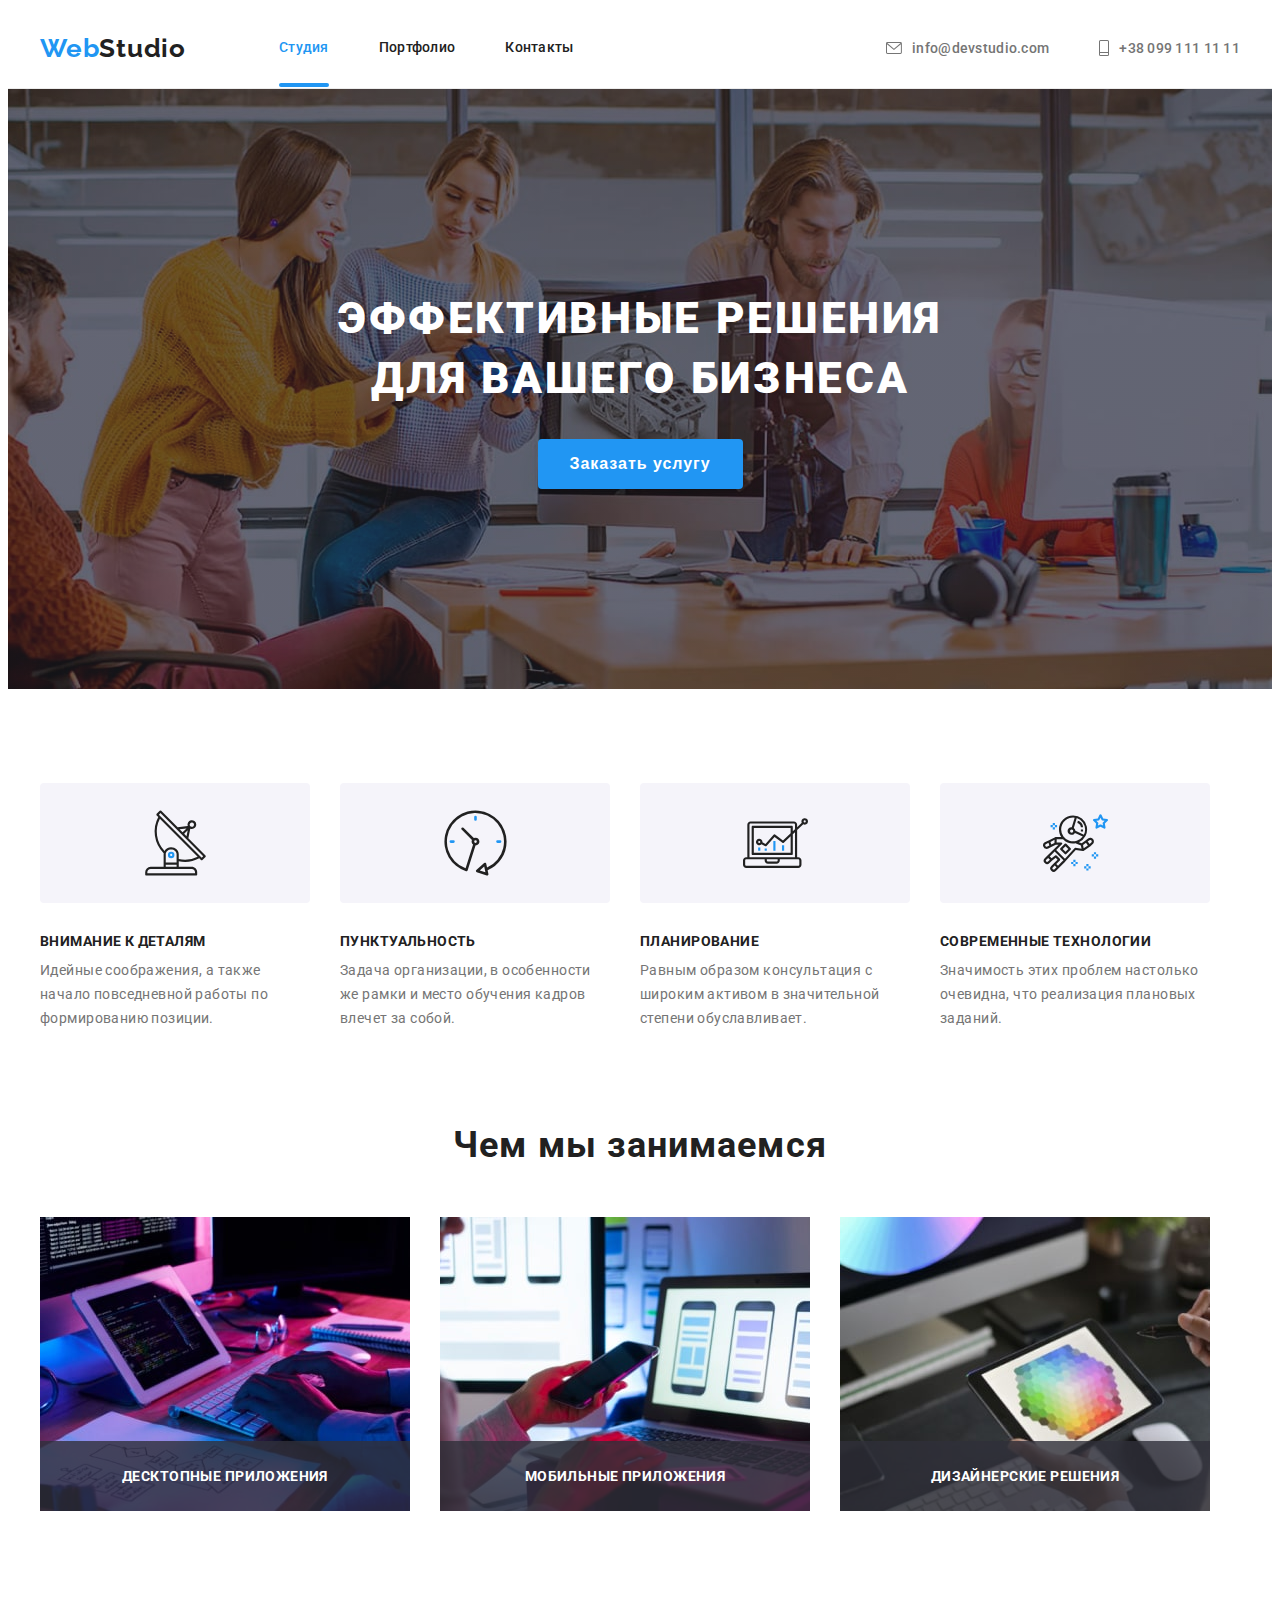
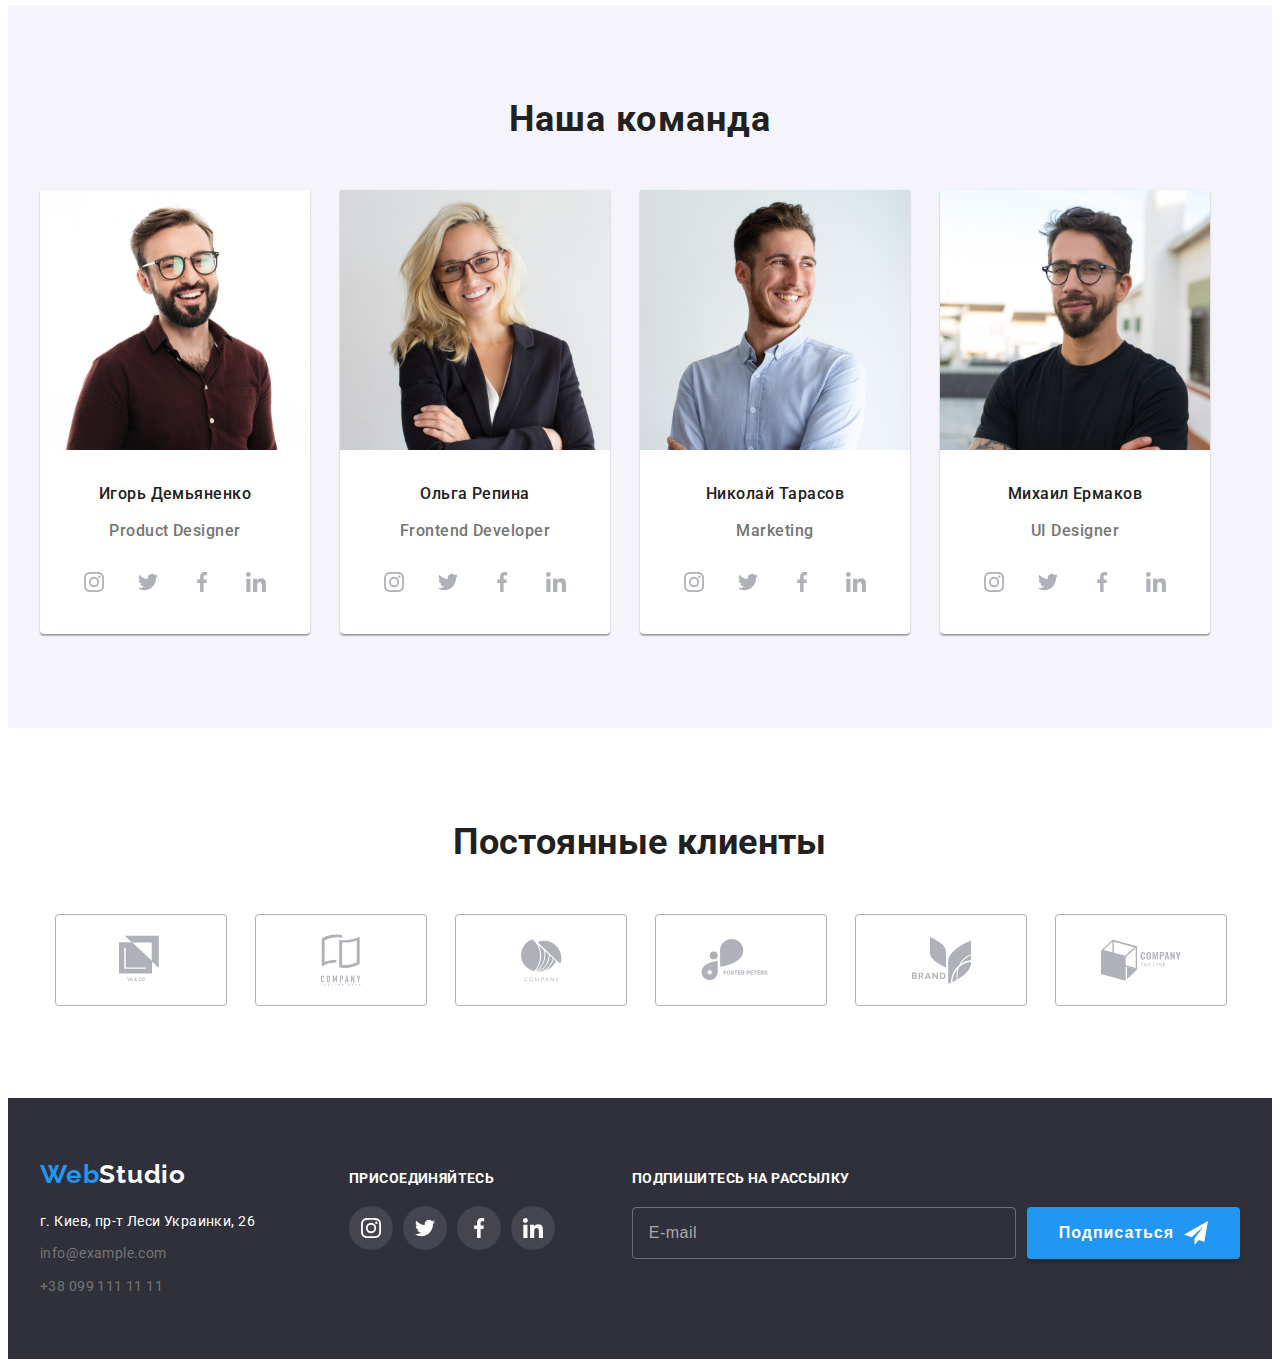
<file: index.html>
<!DOCTYPE html>
<html lang="ru">

<head>
    <meta charset="UTF-8">
    <meta name="viewport" content="width=device-width, initial-scale=1.0">
    <title>WebStudio</title>
    <link rel="icon" type="image/png" href="./img/ico/WebStu.png" />
    <link rel="stylesheet" href="https://cdnjs.cloudflare.com/ajax/libs/modern-normalize/1.0.0/modern-normalize.min.css"
        integrity="sha512-ISS7cAi1PEhQ8jnbJpJZMd29NlhNj4AWYyLOSp2CE/CsHxTCu+r+t0D2yoJudVrd0/8fTVPUVDzY5Tvli75u/g=="
        crossorigin="anonymous" />
    <link rel="preconnect" href="https://fonts.gstatic.com">
    <link
        href="https://fonts.googleapis.com/css2?family=Raleway:wght@700&family=Roboto:wght@400;500;700;900&display=swap"
        rel="stylesheet">
    <link rel="stylesheet" href="./css/style.css">
        
</head>
<body>
    <!--шапка-->
    <header class="header">
        <div class="container">
            <nav class="navigation">
                
                    <a lang="en" class="logotype" href="https://mark4titan.github.io/goit-markup-hw-05/" target="_blank"> <span class="accent">Web</span>Studio</a>
                

                <ul class="navigation-list lists-without-dots">
                    <li class="navigation-list-item"><a class="nav accent" href="index.html"> Студия</a></li>
                    <li class="navigation-list-item"><a class="nav" href="portfolio.html"> Портфолио </a></li>
                    <li class="navigation-list-item"><a class="nav" href="contacts.html">Контакты</a></li>
                </ul>
            </nav>
            
            <ul class="contact-list lists-without-dots">

                <li class="contact-item">
                    <a class="nav contact-list-link" href="mailto:info@devstudio.com">
                    <svg width="16" height="12" class="icon-envelope">
                                    <use href="./img/sprite.svg#envelope"></use>
                                </svg>
                    info@devstudio.com 
                </a> 
                </li>                

                <li class="contact-item">
                    <a class="nav contact-list-link" href="tel:+380991111111">
                    <svg width="10" height="16" class="icon-Vector">
                                    <use href="./img/sprite.svg#Vector"></use>
                                </svg>
                    +38 099 111 11 11 
                    </a> 
                </li>

            </ul>
        </div>
    </header>

    <main>

        <!--hero-->     
            <section class="hero">
                <div class="container">
            
                    <div class="hero-board">
                        <h1 class="hero-title">Эффективные решения<br> для вашего бизнеса</h1>
                        <button class="hero-button" type="button" data-modal-open>Заказать услугу</button>
                    </div>
            
                </div>
            </section>

        <!--benefits-->        
        <section class="section-advantages">
            <div class="container">

             <!-- заголовок-->            
            <h2 class="title-advantages"> преимущества</h2>   

           
            <ul class="advantages-list lists-without-dots">
                <li class="advantages-item">
                    <div class="ico-advantages">
                        <svg width="65" height="70" class="social-list-icon">
                            <use href="./img/sprite.svg#antenna"></use>
                        </svg></div> 
                    <h3 class="advantages-title-item">Внимание к деталям</h3> 
                    <p class="advantages-paragraph-item">Идейные соображения, а также начало повседневной работы по формированию позиции. </p>
                </li>
                <li class="advantages-item">
                    <div class="ico-advantages">
                        <svg width="65" height="70" class="social-list-icon">
                            <use href="./img/sprite.svg#clock"></use>
                        </svg></div> 
                    <h3 class="advantages-title-item">Пунктуальность</h3> 
                    <p class="advantages-paragraph-item">Задача организации, в особенности же рамки и место обучения кадров влечет за собой. </p>
                </li>
                <li class="advantages-item">
                    <div class="ico-advantages">
                        <svg width="65" height="70" class="social-list-icon">
                            <use href="./img/sprite.svg#diagram"></use>
                        </svg></div>    
                    <h3 class="advantages-title-item">Планирование</h3> 
                    <p class="advantages-paragraph-item">Равным образом консультация с широким активом в значительной степени обуславливает. </p>
                </li>
                <li class="advantages-item">
                    <div class="ico-advantages">
                        <svg width="65" height="70" class="social-list-icon">
                            <use href="./img/sprite.svg#astronaut"></use>
                        </svg></div> 
                    <h3 class="advantages-title-item">Современные технологии</h3> 
                    <p class="advantages-paragraph-item">Значимость этих проблем настолько очевидна, что реализация плановых заданий. </p>
                </li>
            </ul>
            </div>
        </section>

        <!--Чем мы занимаемся-->
        <section class="section-do">
            <div class="container">
            <h2  class="title-do do"> Чем мы занимаемся </h2>
            
            <ul class="do-list lists-without-dots">
                
                <li class="do-item"> 
                    <div class="signature">
                        <img class="do-item-img" src="./img/work/box1.jpg" alt="проектирования структуры" width="370" height="294"> 
                            
                        <div class="signature-text">
                            <p class="signature-paragraph">Десктопные приложения</p>
                        </div>
                    </div>
                </li>
                
                <li class="do-item"> 
                    <div class="signature">
                        <img class="do-item-img" src="./img/work/box2.jpg" alt="оптимизация под все платформы" width="370" height="294"> 
                            
                        <div class="signature-text">
                            <p class="signature-paragraph">Мобильные приложения</p>
                        </div>
                    </div>
                </li>
                
                <li class="do-item"> 
                    <div class="signature">
                        <img class="do-item-img" src="./img/work/box3.jpg" alt="подбор стиля" width="370" height="294"> 
                            
                        <div class="signature-text">
                            <p class="signature-paragraph">Дизайнерские решения</p>
                        </div>
                    </div>
                </li>
            </ul>
            </div>
        </section>

        

        <!--команда-->
        <section class="section-team "> 
           <div class="container">
           <h2 class="title-team do"> Наша команда </h2> 
           <ul class="team-list lists-without-dots">
                <li class="team-item"> <img src="./img/supervisors/product-designer.jpg" alt="Игорь Демьяненко" width="270" height="260">
                    <div class="wrapper">
                        <h3 class="text team-title">Игорь Демьяненко</h3> 
                        <p class="text team-paragraph-item"> Product Designer  </p>

                        <ul class="connection-list lists-without-dots">

                                <li class="connection-itam">
                                    <a class="connection-ico" href="#">
                                    <svg width="20" height="20" class="social-list-icon">
                                    <use href="./img/sprite.svg#instagram"></use></svg></a>
                                </li>
                            
                                <li class="connection-itam">
                                    <a class="connection-ico" href="#">
                                    <svg width="20" height="20" class="social-list-icon">
                                    <use href="./img/sprite.svg#twitter"></use></svg></a>
                                </li>
                            
                                <li class="connection-itam">
                                    <a class="connection-ico" href="#">
                                    <svg width="20" height="20" class="social-list-icon">
                                    <use href="./img/sprite.svg#facebook"></use></svg></a>
                                </li>
                            
                                <li class="connection-itam">
                                    <a class="connection-ico" href="#">
                                    <svg width="20" height="20" class="social-list-icon">
                                    <use href="./img/sprite.svg#linkedin"></use></svg></a>
                                </li>

                            </ul>

                    </div>
                </li>
                <li class="team-item"> <img src="./img/supervisors/frontend-developer.jpg" alt="Ольга Репина" width="270" height="260">
                    <div class="wrapper">
                        <h3 class="text team-title">Ольга Репина</h3> 
                        <p class="text team-paragraph-item">Frontend Developer </p>

                        <ul class="connection-list lists-without-dots">

                                <li class="connection-itam">
                                    <a class="connection-ico" href="#">
                                    <svg width="20" height="20" class="social-list-icon">
                                    <use href="./img/sprite.svg#instagram"></use></svg></a>
                                </li>
                            
                                <li class="connection-itam">
                                    <a class="connection-ico" href="#">
                                    <svg width="20" height="20" class="social-list-icon">
                                    <use href="./img/sprite.svg#twitter"></use></svg></a>
                                </li>
                            
                                <li class="connection-itam">
                                    <a class="connection-ico" href="#">
                                    <svg width="20" height="20" class="social-list-icon">
                                    <use href="./img/sprite.svg#facebook"></use></svg></a>
                                </li>
                            
                                <li class="connection-itam">
                                    <a class="connection-ico" href="#">
                                    <svg width="20" height="20" class="social-list-icon">
                                    <use href="./img/sprite.svg#linkedin"></use></svg></a>
                                </li>

                            </ul>
                            
                    </div>
                </li>
                <li class="team-item"> <img src="./img/supervisors/mar-keting.jpg" alt="Николай Тарасов" width="270" height="260">
                    <div class="wrapper">
                        <h3 class="text team-title">Николай Тарасов</h3> 
                        <p class="text team-paragraph-item">Marketing </p>

                        <ul class="connection-list lists-without-dots">

                                <li class="connection-itam">
                                    <a class="connection-ico" href="#">
                                    <svg width="20" height="20" class="social-list-icon">
                                    <use href="./img/sprite.svg#instagram"></use></svg></a>
                                </li>
                            
                                <li class="connection-itam">
                                    <a class="connection-ico" href="#">
                                    <svg width="20" height="20" class="social-list-icon">
                                    <use href="./img/sprite.svg#twitter"></use></svg></a>
                                </li>
                            
                                <li class="connection-itam">
                                    <a class="connection-ico" href="#">
                                    <svg width="20" height="20" class="social-list-icon">
                                    <use href="./img/sprite.svg#facebook"></use></svg></a>
                                </li>
                            
                                <li class="connection-itam">
                                    <a class="connection-ico" href="#">
                                    <svg width="20" height="20" class="social-list-icon">
                                    <use href="./img/sprite.svg#linkedin"></use></svg></a>
                                </li>

                            </ul>
                            
                    </div>
                </li>
                <li class="team-item"> <img src="./img/supervisors/ui-designer.jpg" alt="Михаил Ермаков" width="270" height="260">
                    <div class="wrapper">
                        <h3 class="text team-title">Михаил Ермаков</h3> 
                        <p class="text team-paragraph-item">UI Designer </p>

                        <ul class="connection-list lists-without-dots">

                                <li class="connection-itam">
                                    <a class="connection-ico" href="#">
                                    <svg width="20" height="20" class="social-list-icon">
                                    <use href="./img/sprite.svg#instagram"></use></svg></a>
                                </li>
                            
                                <li class="connection-itam">
                                    <a class="connection-ico" href="#">
                                    <svg width="20" height="20" class="social-list-icon">
                                    <use href="./img/sprite.svg#twitter"></use></svg></a>
                                </li>
                            
                                <li class="connection-itam">
                                    <a class="connection-ico" href="#">
                                    <svg width="20" height="20" class="social-list-icon">
                                    <use href="./img/sprite.svg#facebook"></use></svg></a>
                                </li>
                            
                                <li class="connection-itam">
                                    <a class="connection-ico" href="#">
                                    <svg width="20" height="20" class="social-list-icon">
                                    <use href="./img/sprite.svg#linkedin"></use></svg></a>
                                </li>

                            </ul>
                            
                    </div>
                </li>
           </ul>
        </div>
        </section>
    </main>

    <!-- clients -->
    <section class="clients"> 
        <div class="container">
            <h2 class="container-title">Постоянные клиенты</h2>

            <ul class="container-list lists-without-dots">

                <li class="container-item">
                    <a class="container-link" href="#">
                        <svg width="44" height="50" class="icon-clients">
                            <use href="./img/sprite.svg#logo-1"></use>
                        </svg>
                    </a>
                </li>
                
                <li class="container-item">
                    <a class="container-link" href="#">
                        <svg width="40" height="52" class="icon-clients">
                            <use href="./img/sprite.svg#logo-2"></use>
                        </svg>
                    </a>
                </li>
                
                <li class="container-item">
                    <a class="container-link" href="#">
                        <svg width="41" height="43" class="icon-clients">
                            <use href="./img/sprite.svg#logo-3"></use>
                        </svg>
                    </a>
                </li>
                
                <li class="container-item">
                    <a class="container-link" href="#">
                        <svg width="80" height="42" class="icon-clients">
                            <use href="./img/sprite.svg#logo-4"></use>
                        </svg>
                    </a>
                </li>
                
                <li class="container-item">
                    <a class="container-link" href="#">
                        <svg width="59" height="47" class="icon-clients">
                            <use href="./img/sprite.svg#logo-5"></use>
                        </svg>
                    </a>
                </li>
                
                <li class="container-item">
                    <a class="container-link" href="#">
                        <svg width="80" height="45" class="icon-clients">
                            <use href="./img/sprite.svg#logo-6"></use>
                        </svg>
                    </a>
                </li>
                
            </ul>

        </div>

    </section>

    <!--footer-->
    <footer class="footer">
        <div class="container">
            <div class="footer-container">
            
                <div class="footer-address">
                    <a lang="en" class="logotype footer-logo" href="/" target="_blank"> <span class="accent">Web</span><span
                            class="logotype-footer">Studio</span></a>
                    
            
            
            
                    <address class="address-footer">г. Киев, пр-т Леси Украинки, 26</address>
            
            
                    <ul class="address-list lists-without-dots">
                        <li class="address-contact-item"><a class="link address-contact-link" href="mailto:info@example.com">info@example.com </a> </li>
                        <li class="address-contact-item"><a class="link address-contact-link" href="tel:+380991111111"> +38 099 111 11 11 </a> </li>
                    </ul>
                </div>

                

                <div class="footer-connection">
                    <h3 class="footer-title-connection">присоединяйтесь</h3>

                    <ul class="footer-connection-list lists-without-dots">
                        <li class="footer-connection-itam">
                            <a class="footer-connection-ico" href="#">
                                <svg width="20" height="20" class="social-list-icon">
                                    <use href="./img/sprite.svg#instagram"></use>
                                </svg></a>
                        </li>
                        
                        <li class="footer-connection-itam">
                            <a class="footer-connection-ico" href="#">
                                <svg width="20" height="20" class="social-list-icon">
                                    <use href="./img/sprite.svg#twitter"></use>
                                </svg></a>
                        </li>
                        
                        <li class="footer-connection-itam">
                            <a class="footer-connection-ico" href="#">
                                <svg width="20" height="20" class="social-list-icon">
                                    <use href="./img/sprite.svg#facebook"></use>
                                </svg></a>
                        </li>
                        
                        <li class="footer-connection-itam">
                            <a class="footer-connection-ico" href="#">
                                <svg width="20" height="20" class="social-list-icon">
                                    <use href="./img/sprite.svg#linkedin"></use>
                                </svg></a>
                        </li>

                    </ul>
                </div>

                <!-- submit -->
                <form name="submit-box" class="box-send">
                    <h2 class="submit-text">Подпишитесь на рассылку</h2>
                    <div class="form-box">

                        <input type="email" name="email" id="email" placeholder="E-mail" class="mail-in" required />
                        <label for="email" class="submit-label"></label>

                        <button type="submit" class="button-send">Подписаться
                            <svg width="24" height="24" class="submit-icon">
                                <use href="./img/sprite.svg#icon-send"></use>
                            </svg>
                        </button>

                    </div>
                </form>

                
            </div>
    
        </div>
    </footer>

    <!-- modal -->
    <div class="backdrop is-hidden" data-modal>
        <div class="modal-window">
            <button type="button" class="modal-close" data-modal-close>
                <svg width="18" height="18">
                    <use href="./img/sprite.svg#close-black">
                    </use>
                </svg>
            </button>

            <form name="form-modal" class="form-modal">
                <b class="modal-text">Оставьте свои данные, мы вам перезвоним</b>
                <div class="inputs-data">
                    <input type="text" name="name" id="name" class="form-input" required />
                    <label for="name" class="form-label">Имя</label>
                    <svg width="12" height="12" class="form-ico">
                        <use href="./img/sprite.svg#icon-person"></use>
                    </svg>
                </div>

                <div class="inputs-data">
                    <input type="tel" name="tel" id="tel" class="form-input" required pattern="[0-9]{10,12}"/>
                    <label for="tel" class="form-label">Телефон</label>
                    <svg width="13" height="13" class="form-ico">
                        <use href="./img/sprite.svg#icon-tel-black"></use>
                    </svg>
                </div>

                <div class="inputs-data">
                    <input type="email" name="email-modal" id="email-data" class="form-input" required />
                    <label for="email-data" class="form-label">Почта</label>
                    <svg width="15" height="12" class="form-ico">
                        <use href="./img/sprite.svg#icon-email-black"></use>
                    </svg>
                </div>

                <div class="form-coment">
                    <label for="coment" class="coment-label">Комментарий</label>
                    <textarea name="coment" id="coment" placeholder="Введите текст" class="coment"></textarea>
                </div>

                <div class="form-checkbox">
                    <input type="checkbox" name="consent" id="consent" class="in-checkbox" required />
                    <label for="consent" class="label-checkbox">Соглашаюсь с рассылкой и принимаю
                        <a href="" class="link-consent"> Условия договора</a></label>
                </div>
                
                <button type="submit" class="modal-button">Отправить</button>
            </form>



        </div>
    </div>


   

    <script src="./js/modal.js"></script> 


</body></html>
</file>
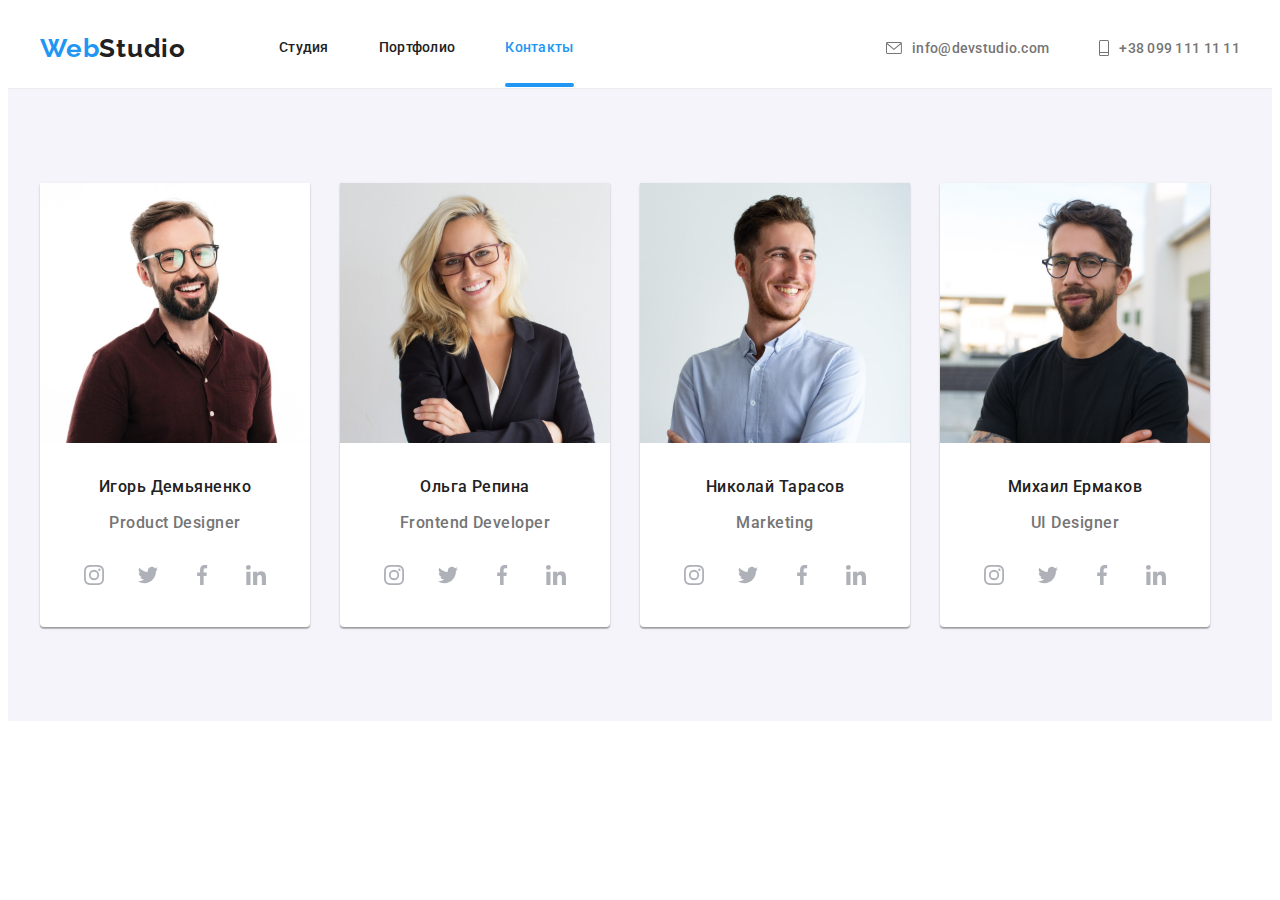
<file: contacts.html>
<!DOCTYPE html>
<html lang="ru">

<head>
    <meta charset="UTF-8">
    <meta name="viewport" content="width=device-width, initial-scale=1.0">
    <title>Contacts</title>
    <link rel="stylesheet" href="https://cdnjs.cloudflare.com/ajax/libs/modern-normalize/1.0.0/modern-normalize.min.css"
        integrity="sha512-ISS7cAi1PEhQ8jnbJpJZMd29NlhNj4AWYyLOSp2CE/CsHxTCu+r+t0D2yoJudVrd0/8fTVPUVDzY5Tvli75u/g=="
        crossorigin="anonymous" />
    <link rel="preconnect" href="https://fonts.gstatic.com">
    <link 
        href="https://fonts.googleapis.com/css2?family=Raleway:wght@700&family=Roboto:wght@400;500;700;900&display=swap"
        rel="stylesheet">
    <link rel="stylesheet" href="./css/style.css">

</head>
<body>
    <!--шапка-->
    <header class="header">
        <div class="container">
            <nav class="navigation">
    
                <a lang="en" class="logotype" href="https://mark4titan.github.io/goit-markup-hw-06/" target="_blank"> <span
                        class="accent">Web</span>Studio</a>
    
    
                <ul class="navigation-list lists-without-dots">
                    <li class="navigation-list-item"><a class="nav" href="index.html"> Студия</a></li>
                    <li class="navigation-list-item"><a class="nav" href="portfolio.html"> Портфолио </a></li>
                    <li class="navigation-list-item"><a class="nav accent" href="contacts.html">Контакты</a></li>
                </ul>
            </nav>
            <ul class="contact-list lists-without-dots">
    
                <li class="contact-item">
                    <a class="nav contact-list-link" href="mailto:info@devstudio.com">
                        <svg width="16" height="12" class="icon-envelope">
                            <use href="./img/sprite.svg#envelope"></use>
                        </svg>
                        info@devstudio.com
                    </a>
                </li>
    
                <li class="contact-item">
                    <a class="nav contact-list-link" href="tel:+380991111111">
                        <svg width="10" height="16" class="icon-Vector">
                            <use href="./img/sprite.svg#Vector"></use>
                        </svg>
                        +38 099 111 11 11
                    </a>
                </li>
    
            </ul>
        </div>
    </header>
    
    <main>
    
     
    
        <!--команда-->
    <!--команда-->
    <section class="section-team ">
        <div class="container">
            <!-- <h2 class="title-team do"> Наша команда </h2> -->
            <ul class="team-list lists-without-dots">
                <li class="team-item"> <img src="./img/supervisors/product-designer.jpg" alt="Игорь Демьяненко" width="270"
                        height="260">
                    <div class="wrapper">
                        <h3 class="text team-title">Игорь Демьяненко</h3>
                        <p class="text team-paragraph-item"> Product Designer </p>
    
                        <ul class="connection-list lists-without-dots">
    
                            <li class="connection-itam">
                                <a class="connection-ico" href="#">
                                    <svg width="20" height="20" class="social-list-icon">
                                        <use href="./img/sprite.svg#instagram"></use>
                                    </svg></a>
                            </li>
    
                            <li class="connection-itam">
                                <a class="connection-ico" href="#">
                                    <svg width="20" height="20" class="social-list-icon">
                                        <use href="./img/sprite.svg#twitter"></use>
                                    </svg></a>
                            </li>
    
                            <li class="connection-itam">
                                <a class="connection-ico" href="#">
                                    <svg width="20" height="20" class="social-list-icon">
                                        <use href="./img/sprite.svg#facebook"></use>
                                    </svg></a>
                            </li>
    
                            <li class="connection-itam">
                                <a class="connection-ico" href="#">
                                    <svg width="20" height="20" class="social-list-icon">
                                        <use href="./img/sprite.svg#linkedin"></use>
                                    </svg></a>
                            </li>
    
                        </ul>
    
                    </div>
                </li>
                <li class="team-item"> <img src="./img/supervisors/frontend-developer.jpg" alt="Ольга Репина" width="270"
                        height="260">
                    <div class="wrapper">
                        <h3 class="text team-title">Ольга Репина</h3>
                        <p class="text team-paragraph-item">Frontend Developer </p>
    
                        <ul class="connection-list lists-without-dots">
    
                            <li class="connection-itam">
                                <a class="connection-ico" href="#">
                                    <svg width="20" height="20" class="social-list-icon">
                                        <use href="./img/sprite.svg#instagram"></use>
                                    </svg></a>
                            </li>
    
                            <li class="connection-itam">
                                <a class="connection-ico" href="#">
                                    <svg width="20" height="20" class="social-list-icon">
                                        <use href="./img/sprite.svg#twitter"></use>
                                    </svg></a>
                            </li>
    
                            <li class="connection-itam">
                                <a class="connection-ico" href="#">
                                    <svg width="20" height="20" class="social-list-icon">
                                        <use href="./img/sprite.svg#facebook"></use>
                                    </svg></a>
                            </li>
    
                            <li class="connection-itam">
                                <a class="connection-ico" href="#">
                                    <svg width="20" height="20" class="social-list-icon">
                                        <use href="./img/sprite.svg#linkedin"></use>
                                    </svg></a>
                            </li>
    
                        </ul>
    
                    </div>
                </li>
                <li class="team-item"> <img src="./img/supervisors/mar-keting.jpg" alt="Николай Тарасов" width="270"
                        height="260">
                    <div class="wrapper">
                        <h3 class="text team-title">Николай Тарасов</h3>
                        <p class="text team-paragraph-item">Marketing </p>
    
                        <ul class="connection-list lists-without-dots">
    
                            <li class="connection-itam">
                                <a class="connection-ico" href="#">
                                    <svg width="20" height="20" class="social-list-icon">
                                        <use href="./img/sprite.svg#instagram"></use>
                                    </svg></a>
                            </li>
    
                            <li class="connection-itam">
                                <a class="connection-ico" href="#">
                                    <svg width="20" height="20" class="social-list-icon">
                                        <use href="./img/sprite.svg#twitter"></use>
                                    </svg></a>
                            </li>
    
                            <li class="connection-itam">
                                <a class="connection-ico" href="#">
                                    <svg width="20" height="20" class="social-list-icon">
                                        <use href="./img/sprite.svg#facebook"></use>
                                    </svg></a>
                            </li>
    
                            <li class="connection-itam">
                                <a class="connection-ico" href="#">
                                    <svg width="20" height="20" class="social-list-icon">
                                        <use href="./img/sprite.svg#linkedin"></use>
                                    </svg></a>
                            </li>
    
                        </ul>
    
                    </div>
                </li>
                <li class="team-item"> <img src="./img/supervisors/ui-designer.jpg" alt="Михаил Ермаков" width="270"
                        height="260">
                    <div class="wrapper">
                        <h3 class="text team-title">Михаил Ермаков</h3>
                        <p class="text team-paragraph-item">UI Designer </p>
    
                        <ul class="connection-list lists-without-dots">
    
                            <li class="connection-itam">
                                <a class="connection-ico" href="#">
                                    <svg width="20" height="20" class="social-list-icon">
                                        <use href="./img/sprite.svg#instagram"></use>
                                    </svg></a>
                            </li>
    
                            <li class="connection-itam">
                                <a class="connection-ico" href="#">
                                    <svg width="20" height="20" class="social-list-icon">
                                        <use href="./img/sprite.svg#twitter"></use>
                                    </svg></a>
                            </li>
    
                            <li class="connection-itam">
                                <a class="connection-ico" href="#">
                                    <svg width="20" height="20" class="social-list-icon">
                                        <use href="./img/sprite.svg#facebook"></use>
                                    </svg></a>
                            </li>
    
                            <li class="connection-itam">
                                <a class="connection-ico" href="#">
                                    <svg width="20" height="20" class="social-list-icon">
                                        <use href="./img/sprite.svg#linkedin"></use>
                                    </svg></a>
                            </li>
    
                        </ul>
    
                    </div>
                </li>
            </ul>
        </div>
    </section>
    
   
    </main>
    

    
    </body>
    
    </html>
</file>
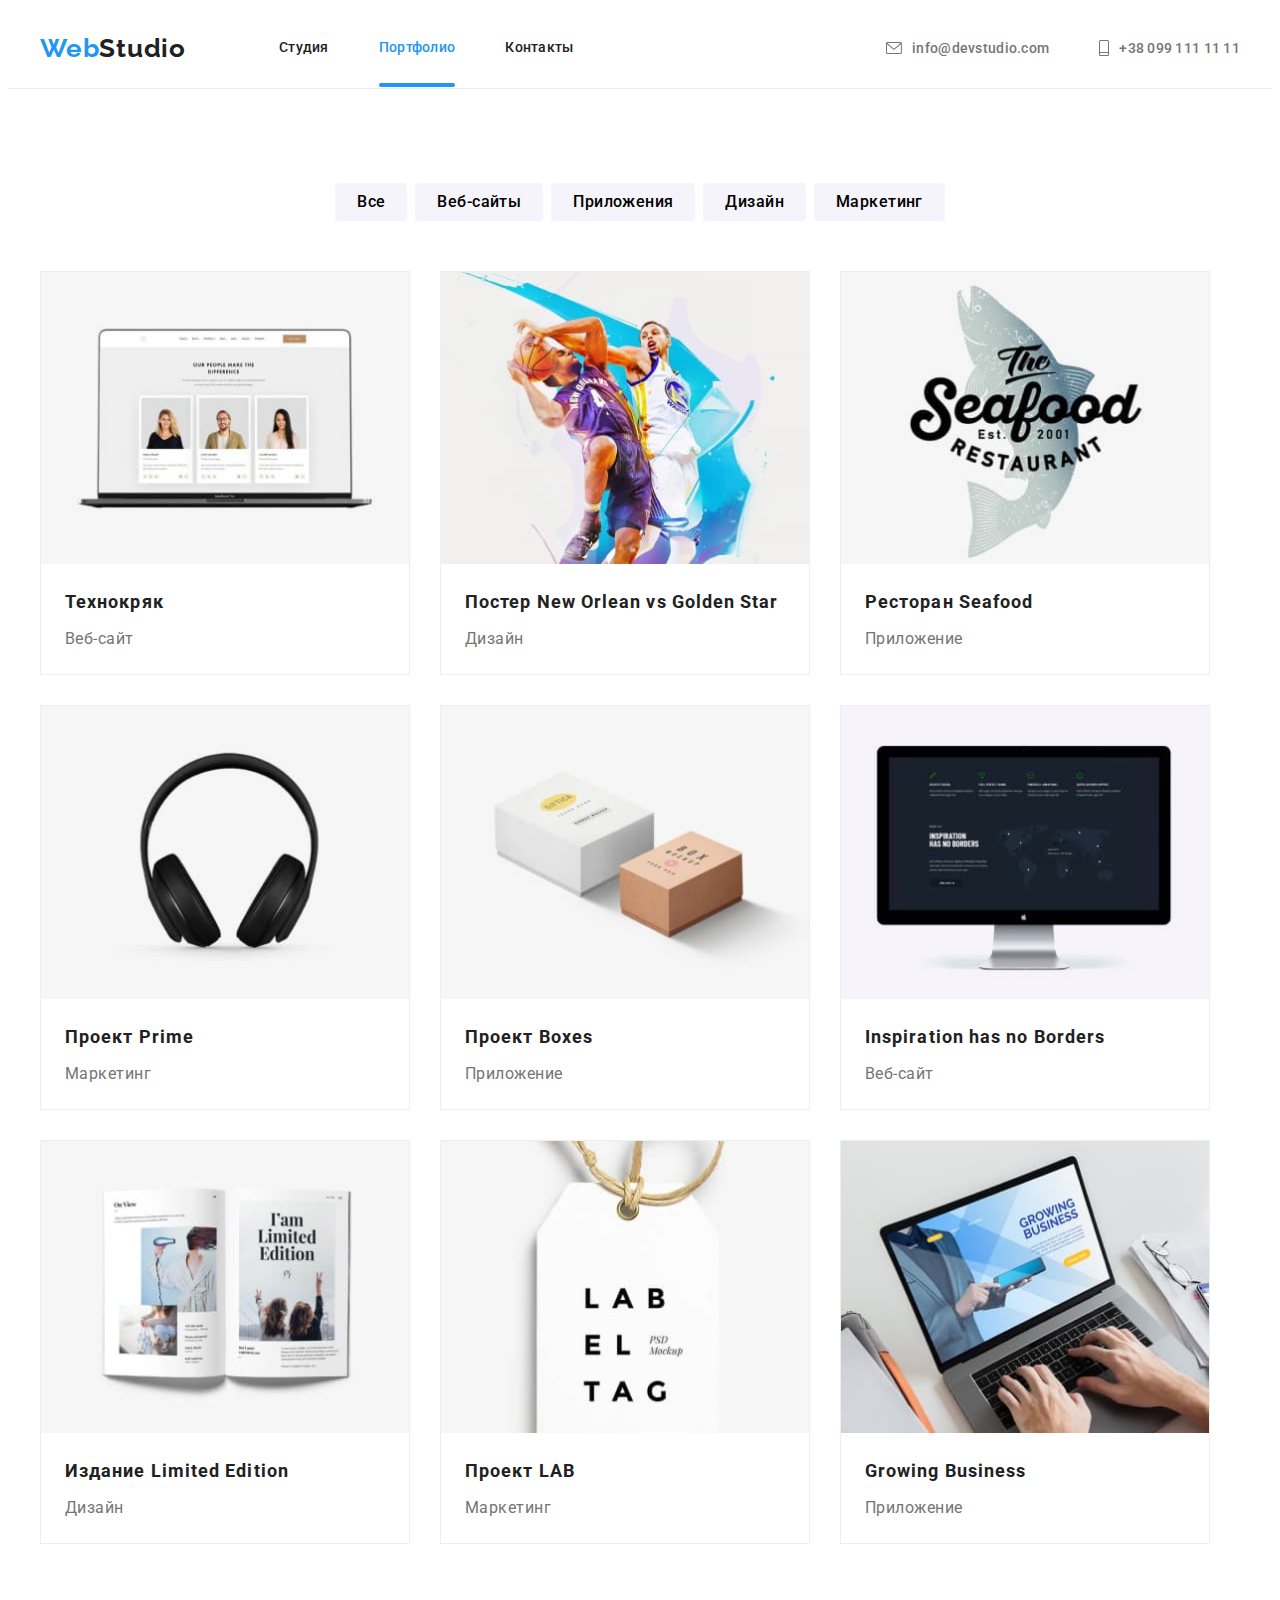
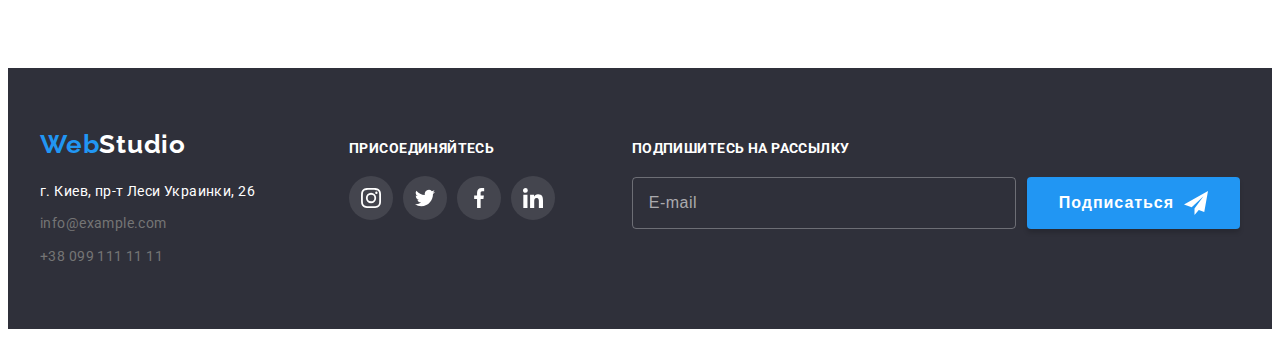
<file: portfolio.html>
<!DOCTYPE html>
<html lang="ru">
<head>
    <meta charset="UTF-8">
    <meta name="viewport" content="width=device-width, initial-scale=1.0">    
    <title>Portfolio</title>
    <link rel="stylesheet" href="https://cdnjs.cloudflare.com/ajax/libs/modern-normalize/1.0.0/modern-normalize.min.css"
        integrity="sha512-ISS7cAi1PEhQ8jnbJpJZMd29NlhNj4AWYyLOSp2CE/CsHxTCu+r+t0D2yoJudVrd0/8fTVPUVDzY5Tvli75u/g=="
        crossorigin="anonymous" />
    <link rel="preconnect" href="https://fonts.gstatic.com">
    <link href="https://fonts.googleapis.com/css2?family=Raleway:wght@700&family=Roboto:wght@400;500;700;900&display=swap"
        rel="stylesheet">
    <link rel="stylesheet" href="./css/style.css">
</head>
<body>
    <!--шапка-->
    <header class="header">
        <div class="container">
            <nav class="navigation">
    
                <a lang="en" class="logotype" href="https://mark4titan.github.io/goit-markup-hw-05/" target="_blank"> <span
                        class="accent">Web</span>Studio</a>
    
    
                <ul class="navigation-list lists-without-dots">
                    <li class="navigation-list-item"><a class="nav" href="index.html"> Студия</a></li>
                    <li class="navigation-list-item"><a class="nav accent" href="portfolio.html"> Портфолио </a></li>
                    <li class="navigation-list-item"><a class="nav" href="contacts.html">Контакты</a></li>
                </ul>
            </nav>
            <ul class="contact-list lists-without-dots">
    
                <li class="contact-item">
                    <a class="nav contact-list-link" href="mailto:info@devstudio.com">
                        <svg width="16" height="12" class="icon-envelope">
                            <use href="./img/sprite.svg#envelope"></use>
                        </svg>
                        info@devstudio.com
                    </a>
                </li>
    
                <li class="contact-item">
                    <a class="nav contact-list-link" href="tel:+380991111111">
                        <svg width="10" height="16" class="icon-Vector">
                            <use href="./img/sprite.svg#Vector"></use>
                        </svg>
                        +38 099 111 11 11
                    </a>
                </li>
    
            </ul>
        </div>
    </header>

    <!--Filters-->
    <section class="filters-section">
        <div class="container">
        <h1 class="title-advantages" hidden>Filters</h1>
        <ul class="list-button lists-without-dots">
            <li class="button-caption-items"><button class="button-caption" type="button"> Все</button></li>
            <li class="button-caption-items"><button class="button-caption" type="button"> Веб-сайты</button></li>
            <li class="button-caption-items"><button class="button-caption" type="button"> Приложения</button></li>
            <li class="button-caption-items"><button class="button-caption" type="button"> Дизайн</button></li>
            <li class="button-caption-items"><button class="button-caption" type="button"> Маркетинг</button></li>
        </ul>
    
                
        <ul class="models-list lists-without-dots">



            <li class="models-item">
                <a class="href-item nav" href="#">

                    <div class="models-box">
                        <img class="models-item-img" src="./img/portfolio/techno-crack.jpg" alt="shown techno-crack" width="370"
                            height="294">
                            <div class="text-slider">
                                <p class="text-paragraf">
                                    Технокряк это современная площадка распространения коронавируса. Компании используют эту платформу для цифрового шпионажа и атак на защищённые сервера конкурентов.
                                </p>

                            </div>
                    </div>
                    
                        <div class="text-card">
                            <h3 class="models-title-item">Технокряк</h3>
                            <p class="models-paragraph-item">Веб-сайт</p>
                        </div>
                </a>
            </li>


            <li class="models-item">
                <a class="href-item nav" href="#">

                    <div class="models-box">
                        <img class="models-item-img" src="./img/portfolio/poster-new-orleans-vs-golden-star.jpg"
                            alt="shown poster-new-orleans-vs-golden-star" width="370" height="294">
                            <div class="text-slider">
                                <p class="text-paragraf">
                                    Технокряк это современная площадка распространения коронавируса. Компании используют эту платформу для цифрового шпионажа и атак на защищённые сервера конкурентов.
                                </p>

                            </div>
                    </div>
                    
                        <div class="text-card">
                            <h3 class="models-title-item">Постер New Orlean vs Golden Star</h3>
                            <p class="models-paragraph-item">Дизайн</p>
                        </div>
                </a>
            </li>


            <li class="models-item">
                <a class="href-item nav" href="#">

                    <div class="models-box">
                        <img class="models-item-img" src="./img/portfolio/seafood-restaurant.jpg" alt="shown seafood-restaurant"
                            width="370" height="294">
                            <div class="text-slider">
                                <p class="text-paragraf">
                                    Технокряк это современная площадка распространения коронавируса. Компании используют эту платформу для цифрового шпионажа и атак на защищённые сервера конкурентов.
                                </p>

                            </div>
                    </div>
                    
                        <div class="text-card">
                            <h3 class="models-title-item">Ресторан Seafood</h3>
                            <p class="models-paragraph-item">Приложение</p>
                        </div>
                </a>
            </li>


            <li class="models-item">
                <a class="href-item nav" href="#">

                    <div class="models-box">
                        <img class="models-item-img" src="./img/portfolio/prime-project.jpg" alt="shown prime-project" width="370"
                            height="294">
                            <div class="text-slider">
                                <p class="text-paragraf">
                                    Технокряк это современная площадка распространения коронавируса. Компании используют эту платформу для цифрового шпионажа и атак на защищённые сервера конкурентов.
                                </p>

                            </div>
                    </div>
                    
                        <div class="text-card">
                            <h3 class="models-title-item">Проект Prime</h3>
                            <p class="models-paragraph-item">Маркетинг</p>
                        </div>
                </a>
            </li>


            <li class="models-item">
                <a class="href-item nav" href="#">

                    <div class="models-box">
                        <img class="models-item-img" src="./img/portfolio/project-boxes.jpg" alt="shown project-boxes" width="370"
                            height="294">
                            <div class="text-slider">
                                <p class="text-paragraf">
                                    Технокряк это современная площадка распространения коронавируса. Компании используют эту платформу для цифрового шпионажа и атак на защищённые сервера конкурентов.
                                </p>

                            </div>
                    </div>
                    
                        <div class="text-card">
                            <h3 class="models-title-item">Проект Boxes</h3>
                            <p class="models-paragraph-item">Приложение</p>
                        </div>
                </a>
            </li>


            <li class="models-item">
                <a class="href-item nav" href="#">

                    <div class="models-box">
                        <img class="models-item-img" src="./img/portfolio/inspiration-has-no-borders.jpg"
                            alt="shown inspiration-has-no-borders" width="370" height="294">
                            <div class="text-slider">
                                <p class="text-paragraf">
                                    Технокряк это современная площадка распространения коронавируса. Компании используют эту платформу для цифрового шпионажа и атак на защищённые сервера конкурентов.
                                </p>

                            </div>
                    </div>
                    
                        <div class="text-card">
                            <h3 class="models-title-item">Inspiration has no Borders</h3>
                            <p class="models-paragraph-item">Веб-сайт</p>
                        </div>
                </a>
            </li>


            <li class="models-item">
                <a class="href-item nav" href="#">

                    <div class="models-box">
                        <img class="models-item-img" src="./img/portfolio/limited-edition.jpg" alt="shown limited-edition"
                            width="370" height="294">
                            <div class="text-slider">
                                <p class="text-paragraf">
                                    Технокряк это современная площадка распространения коронавируса. Компании используют эту платформу для цифрового шпионажа и атак на защищённые сервера конкурентов.
                                </p>

                            </div>
                    </div>
                    
                        <div class="text-card">
                            <h3 class="models-title-item">Издание Limited Edition</h3>
                            <p class="models-paragraph-item">Дизайн</p>
                        </div>
                </a>
            </li>


            <li class="models-item">
                <a class="href-item nav" href="#">

                    <div class="models-box">
                        <img class="models-item-img" src="./img/portfolio/lab-project.jpg" alt="shown lab-project" width="370"
                            height="294">
                            <div class="text-slider">
                                <p class="text-paragraf">
                                    Технокряк это современная площадка распространения коронавируса. Компании используют эту платформу для цифрового шпионажа и атак на защищённые сервера конкурентов.
                                </p>

                            </div>
                    </div>
                    
                        <div class="text-card">
                            <h3 class="models-title-item">Проект LAB</h3>
                            <p class="models-paragraph-item">Маркетинг</p>
                        </div>
                </a>
            </li>


            <li class="models-item">
                <a class="href-item nav" href="#">

                    <div class="models-box">
                        <img class="models-item-img" src="./img/portfolio/growing-business.jpg" alt="shown growing-business"
                            width="370" height="294">
                            <div class="text-slider">
                                <p class="text-paragraf">
                                    Технокряк это современная площадка распространения коронавируса. Компании используют эту платформу для цифрового шпионажа и атак на защищённые сервера конкурентов.
                                </p>

                            </div>
                    </div>
                    
                        <div class="text-card">
                            <h3 class="models-title-item">Growing Business</h3>
                            <p class="models-paragraph-item">Приложение</p>
                        </div>
                </a>
            </li>
        </ul>
        </div>
        </section>


<!--footer-->
<footer class="footer">
    <div class="container">
        <div class="footer-container">

            <div class="footer-address">
                <a lang="en" class="logotype footer-logo" href="/" target="_blank"> <span class="accent">Web</span><span
                        class="logotype-footer">Studio</span></a>




                <address class="address-footer">г. Киев, пр-т Леси Украинки, 26</address>


                <ul class="address-list lists-without-dots">
                    <li class="address-contact-item"><a class="link address-contact-link"
                            href="mailto:info@example.com">info@example.com </a> </li>
                    <li class="address-contact-item"><a class="link address-contact-link" href="tel:+380991111111"> +38
                            099 111 11 11 </a> </li>
                </ul>
            </div>



            <div class="footer-connection">
                <h3 class="footer-title-connection">присоединяйтесь</h3>

                <ul class="footer-connection-list lists-without-dots">
                    <li class="footer-connection-itam">
                        <a class="footer-connection-ico" href="#">
                            <svg width="20" height="20" class="social-list-icon">
                                <use href="./img/sprite.svg#instagram"></use>
                            </svg></a>
                    </li>

                    <li class="footer-connection-itam">
                        <a class="footer-connection-ico" href="#">
                            <svg width="20" height="20" class="social-list-icon">
                                <use href="./img/sprite.svg#twitter"></use>
                            </svg></a>
                    </li>

                    <li class="footer-connection-itam">
                        <a class="footer-connection-ico" href="#">
                            <svg width="20" height="20" class="social-list-icon">
                                <use href="./img/sprite.svg#facebook"></use>
                            </svg></a>
                    </li>

                    <li class="footer-connection-itam">
                        <a class="footer-connection-ico" href="#">
                            <svg width="20" height="20" class="social-list-icon">
                                <use href="./img/sprite.svg#linkedin"></use>
                            </svg></a>
                    </li>

                </ul>
            </div>

            <!-- submit -->
            <form name="submit-box" class="box-send">
                <h2 class="submit-text">Подпишитесь на рассылку</h2>
                <div class="form-box">

                    <input type="email" name="email" id="email" placeholder="E-mail" class="mail-in" required />
                    <label for="email" class="submit-label"></label>

                    <button type="submit" class="button-send">Подписаться
                        <svg width="24" height="24" class="submit-icon">
                            <use href="./img/sprite.svg#icon-send"></use>
                        </svg>
                    </button>

                </div>
            </form>

        </div>

    </div>
</footer>
    
</body>
</html>
</file>
<file: css/style.css>
:root {
  --text-font: "Roboto", sans-serif;
  --title-font: "Raleway", sans-serif;
  --color-font-accent: #2196f3;
  --color-font-normal: #212121;
  --color-font-light: #ffffff;
  --color-font-gray: #757575;
  --bg-footer-color: #2f303a;
  --color-footer-text: rgba(255, 255, 255, 0.6);
  --animation: cubic-bezier(0.4, 0, 0.2, 1);
  --timing-animation: 250ms;
}
body {
  font-family: var(--text-font);

  background-color: var(--white-text-bg-color);
  font-family: Roboto, sans-serif;
  letter-spacing: 0.03em;
  font-size: 14px;
  line-height: 1.714;
}

h1,
h2,
h3,
h4,
h5,
h6,
p {
  /* в параграфах і заголовках скидаємо марджен */
  margin: 0;
}

ul,
ol {
  /* в списках скидаємо відступи (зовнішні і внутрішні) */
  margin: 0;
  padding: 0;
}

img {
  /* усі зображення стали блоками */
  display: block;
  max-width: 100%;
  height: auto;
}

.link {
  /* нижня лінія */
  text-decoration: none;
  transition: var(--timing-animation) var(--animation);
}

.address {
  /* скидає італік */
  font-style: normal;
}

.container {
  /* основні параметри контейнера */
  width: 1200px;
  padding-left: 15px;
  padding-right: 15px;

  margin-right: auto;
  margin-left: auto;
}

.lists-without-dots {
  /* вимикає цяточки в списках */
  list-style: none;
}

/* ================== навігація IN ==================*/

.header .container,
.navigation {
  display: flex;
  align-items: center;
  text-align: left;
  justify-content: space-between;
}

.header {
  border-bottom: 1px solid #ececec;
}

.navigation-list .nav {
  transition: color var(--timing-animation) var(--animation);
}

.navigation-list .nav,
.contact-list .nav {
  padding-top: 32px;
  padding-bottom: 32px;
}

.navigation-list,
.contact-list {
  display: flex;
  align-items: center;
}

.contact-list {
  margin-left: auto;
}

.logotype {
  font-family: Raleway, cursive;
  font-family: var(--title-font);
  font-weight: 700;
  font-size: 26px;
  line-height: 1.192;
  letter-spacing: 0.03em;
  text-decoration: none;
  color: var(--color-font-normal);
  margin-right: 93px;
}

.navigation-list-item:not(:last-child) {
  margin-right: 50px;
}

.contact-item:not(:last-child) {
  margin-right: 50px;
}

.nav {
  font-weight: 500;
  font-size: 14px;
  line-height: 1.142;
  letter-spacing: 0.02em;
  text-decoration: none;
  color: var(--color-font-normal);
  transition: var(--timing-animation) var(--animation);
}

.contact-list-link {
  display: flex;
  align-items: center;
  color: var(--color-font-gray);
}

.address-contact-geolocation-link:hover,
.address-contact-geolocation-link:focus {
  color: var(--color-font-accent);
}

.accent {
  color: var(--color-font-accent);
}

.navigation-list .accent::after {
  left: 0;
  bottom: 0;
  content: "";
  display: block;
  width: 100%;
  height: 4px;
  background-color: var(--color-font-accent);
  position: absolute;
  border-radius: 2px;
}

.accent {
  position: relative;
}

.nav:hover,
.nav:focus {
  color: var(--color-font-accent);
}

.icon-envelope,
.icon-Vector {
  fill: currentColor;
  margin-right: 10px;
  display: inline-block;
}

/* ================== навігація OUT ==================*/

/* <!--hero  IN-->*/
.hero {
  background-size: cover;
  background-position: center;
  background-image: linear-gradient(
      rgba(47, 48, 58, 0.4),
      rgba(47, 48, 58, 0.4)
    ),
    url("../img/bg/hero-bg.jpg");
  max-width: 1600px;
  height: 600px;
  margin-left: auto;
  margin-right: auto;
  background-color: var(--bg-footer-color);
  text-align: center;
}

.hero-title {
  color: var(--color-font-light);
  font-weight: 900;
  font-size: 44px;
  text-align: center;
  letter-spacing: 0.06em;
  text-transform: uppercase;
  max-width: 700px;
  margin-bottom: 30px;
  line-height: 1.36;
}

.hero-button,
.button-send,
.modal-button {
  border: none;
  border-radius: 4px;
  padding: 10px 32px;
  min-width: 200px;
  min-height: 50px;
  text-align: center;
  color: var(--color-font-light);
  background-color: var(--color-font-accent);
  box-shadow: 0px 4px 4px rgba(0, 0, 0, 0.15);
  font-weight: 700;
  font-size: 16px;
  line-height: 1.842;
  letter-spacing: 0.06em;
  cursor: pointer;
  border: 1 solid var(--accent-color);

  transition: box-shadow var(--timing-animation) var(--animation);
  transition: color var(--timing-animation) var(--animation);
  transition: background-color var(--timing-animation) var(--animation);
}

.hero-button:hover,
.hero-button:focus,
.button-send:hover,
.button-send:focus,
.modal-button:hover,
.modal-button:focus {
  background: #188ce8;
  box-shadow: 0px 4px 4px rgba(0, 0, 0, 0.15);
  border-radius: 4px;
}
/* <!--hero  OUT-->*/

/*<!--<!--benefits-->  IN-->*/
.ico-advantages {
  border-radius: 4px;
  margin-bottom: 30px;
  background-color: #f5f4fa;
  justify-content: center;
  align-items: center;
  display: flex;
  width: 270px;
  height: 120px;
}

.section-advantages {
  padding-top: 94px;
}

.advantages-list {
  display: flex;
  /* align-items: center; */
  /* margin-left: auto; */
  /* margin-top: 94px; */
}

.advantages-item:not(:last-child) {
  margin-right: 30px;
}

.advantages-item {
  width: 270px;
  /* height: 100px; */
}

.title-advantages {
  font-size: 0px;
}
.advantages-title-item {
  font-weight: 700;
  font-size: 14px;
  line-height: 1.142;
  text-transform: uppercase;
  color: var(--color-font-normal);
  margin-bottom: 10px;
}

.advantages-paragraph-item {
  /* width: 270px; */
  /* height: 75px; */
  color: var(--color-font-gray);

  font-style: normal;
  font-weight: normal;
  font-size: 14px;
  line-height: 1.714;

  letter-spacing: 0.03em;
}

/*<!--<!--benefits-->  OUT-->*/

/*<!--Чем мы занимаемся  IN-->*/

.connection-list {
  display: flex;
  justify-content: center;
  margin-top: 16px;
}

.connection-itam {
  width: 44px;
  height: 44px;
  border-radius: 50%;
}

.connection-ico {
  width: 44px;
  height: 44px;
  border-radius: 50%;
  display: flex;
  align-items: center;
  justify-content: center;
  fill: #afb1b8;

  transition: background-color var(--timing-animation) var(--animation);
}

.connection-itam:not(:last-child) {
  margin-right: 10px;
}

.social-list-icon {
  transition: var(--timing-animation) var(--animation);
}

.connection-ico:hover .social-list-icon,
.connection-ico:focus .social-list-icon {
  fill: var(--color-font-light);
}

.connection-ico:hover,
.connection-ico:focus {
  background-color: var(--color-font-accent);
}

.section-do {
  padding-top: 94px;
  padding-bottom: 94px;
}

.title-do {
  margin-bottom: 50px;
}
/*  */
.do-list {
  display: flex;
  align-items: center;
}

.title-team {
  margin-bottom: 50px;
}

.do {
  font-weight: 700;
  font-size: 36px;
  text-align: center;
  letter-spacing: 0.03em;
  color: var(--color-font-normal);
  margin-bottom: 50px;
  line-height: 1.16;
}

.do-item:not(:last-child) {
  margin-right: 30px;
}
.signature {
  position: relative;
}

.signature-text {
  position: absolute;
  width: 100%;
  bottom: 0;
  text-align: center;
  padding: 27px 0;
  background: rgba(47, 48, 58, 0.8);
}

.signature-paragraph {
  margin-bottom: 0;
  line-height: 16px;
  text-align: center;
  font-weight: 700;
  color: var(--color-font-light);
  text-transform: uppercase;
}

.section-team {
  background-color: #f5f4fa;
  padding-top: 94px;
  padding-bottom: 94px;
}

.team-title,
.team-paragraph-item {
  text-align: center;
}

.team-list {
  display: flex;
  flex-wrap: wrap;
}

.team-item:not(:last-child) {
  align-items: center;
  margin-right: 30px;
}

.team-item {
  box-shadow: 0px 1px 3px rgba(0, 0, 0, 0.12), 0px 1px 1px rgba(0, 0, 0, 0.14),
    0px 2px 1px rgba(0, 0, 0, 0.2);
  border-radius: 0px 0px 4px 4px;
  width: 270px;
  background-color: var(--color-font-light);
}

.wrapper {
  padding: 30px 0;
  text-align: center;
}

.text {
  font-weight: 500;
  font-size: 16px;
  letter-spacing: 0.03em;
}

.team-title {
  color: var(--color-font-normal);
}

.team-paragraph-item {
  color: var(--color-font-gray);
  margin-top: 9px;
}

/*<!--Чем мы занимаемся  OUT-->*/

/*<!--Filters IN-->*/
.list-button {
  margin-bottom: 50px;
  display: flex;
  justify-content: center;
}

.button-caption {
  border: none;
  padding: 6px 22px;
  border-radius: 4px;
  font-family: inherit;
  font-weight: 500;
  font-size: 16px;
  line-height: 1.625;
  letter-spacing: inherit;
  color: var(--title-font);
  background-color: #f5f4fa;
  cursor: pointer;

  transition: background-color var(--timing-animation) var(--animation),
    color var(--timing-animation) var(--animation),
    box-shadow var(--timing-animation) var(--animation);
}

.button-caption:hover,
.button-caption:focus {
  border: none;
  color: var(--color-font-light);
  background-color: var(--color-font-accent);

  box-shadow: 0px 3px 1px rgba(0, 0, 0, 0.1), 0px 1px 2px rgba(0, 0, 0, 0.08),
    0px 2px 2px rgba(0, 0, 0, 0.12);
}

.button-caption-items:not(:last-child) {
  margin-right: 8px;
}

.models-lis {
  display: flex;
  flex-wrap: wrap;
}

.models-title-item {
  font-weight: 700;
  font-size: 18px;
  line-height: 2;
  letter-spacing: 0.06em;
  color: var(--color-font-normal);
  margin-bottom: 4px;
}

.models-paragraph-item {
  font-weight: 400;
  font-size: 16px;
  line-height: 1.875;
  letter-spacing: 0.03em;
  color: var(--color-font-gray);
  margin: 0;
}

.href-item {
  font-weight: 700;
  font-size: 18px;
  letter-spacing: 0.06em;
  text-decoration: none;
  color: var(--color-font-normal);
  /* background-color: violet; */
  border: 1px solid #eeeeee;
}

.href-item:focus,
.href-item:hover {
  box-shadow: 0px 1px 1px rgba(0, 0, 0, 0.12), 0px 4px 4px rgba(0, 0, 0, 0.06),
    1px 4px 6px rgba(0, 0, 0, 0.16);
}

.models-box {
  position: relative;
  overflow: hidden;
}

.text-paragraf {
  font-size: 18px;
  line-height: 1.556;
  color: #ffffff;
}

.text-slider {
  position: absolute;
  transition: transform var(--timing-animation) var(--animation);
  transform: translateY(100%);
  z-index: -1;

  top: 0;
  left: 0;
  width: 100%;
  height: 100%;
  padding: 63px 24px;

  background: rgba(33, 150, 243, 0.9);
}

.models-list {
  display: flex;
  flex-wrap: wrap;
}

.models-item {
  display: flex;
  /* border: 1px solid #eeeeee; */
  width: 370px;
  margin-right: 30px;
  margin-bottom: 30px;
  background: var(--color-font-light);
  box-sizing: border-box;

  transition: box-shadow var(--timing-animation) var(--animation);
}

.models-item:nth-child(3n + 3) {
  margin-right: 0;
}

.models-item:nth-last-child(n + 4) {
  margin-bottom: 30px;
}

.href-item:hover .text-slider,
.href-item:focus .text-slider {
  transform: translateY(0);
  z-index: 1;
}

.text-card {
  padding: 20px 24px;
}

.clients .container {
  padding: 94px 0px;
}

.container-title {
  margin-bottom: 50px;
  color: var(--color-font-normal);
  font-weight: 700;
  font-size: 36px;
  line-height: 1.16;
  text-align: center;
}

.container-list {
  display: flex;
  justify-content: center;
}

.container-item:not(:last-child) {
  margin-right: 30px;
}

.container-item {
  width: 170px;
  height: 90px;
}

.container-link {
  border: 1px solid #afb1b8;
  border-radius: 4px;
  align-items: center;
  justify-content: center;
  display: flex;
  width: 100%;
  height: 100%;
  fill: #afb1b8;
  transition: fill var(--timing-animation) var(--animation);
}

.container-link:hover,
.container-link:focus,
.modal-close:hover,
.modal-close:focus {
  fill: var(--color-font-accent);
  border-color: var(--color-font-accent);
}

/*<!--Filters  OUT-->*/

/*<!--footer IN-->*/
.address-footer {
  margin-bottom: 8px;
  color: var(--color-font-light);
  font-weight: 400;
  font-style: normal;
}

.footer-contact {
  margin-right: 70px;
}

.filters-section {
  padding-top: 94px;
  padding-bottom: 94px;
}

.logotype-footer {
  color: var(--color-font-light);
}

.hero-board {
  padding: 200px 252px;
  text-align: center;
}

.contact {
  font-weight: 500;
  font-style: normal;
}

.address-contact-geolocation-link {
  color: var(--color-font-light);
  font-style: normal;
}

.address-contact-geolocation-link:focus {
  color: var(--color-font-accent);
}

.footer {
  border-top: 1px solid var(--bg-footer-color);
  background-color: var(--bg-footer-color);
  padding-bottom: 60px;
  padding-top: 60px;
}

.footer-container {
  display: flex;
  align-items: baseline;
}

.footer-logo {
  display: inline-block;
  margin-bottom: 20px;
}

.address-contact-link {
  font-weight: normal;
  color: var(--color-font-gray);
  padding: 0;
  display: inline-block;
  transition: var(--timing-animation) var(--animation);
}

.address-contact-link:hover,
.address-contact-link:focus {
  color: var(--color-font-accent);
}

.address-list .address-contact-item + .address-contact-item {
  margin-top: 9px;
}

.footer-address {
  margin-right: 70px;
}

.footer-title-connection {
  margin-bottom: 20px;
  font-weight: 700;
  color: var(--color-font-light);
  font-size: 14px;
  line-height: 1.142;
  letter-spacing: 0.03em;
  text-transform: uppercase;
}

.footer-connection-list {
  display: flex;
  justify-content: center;
}

.footer-connection-itam:not(:last-child) {
  margin-right: 10px;
}

.footer-connection-itam {
  width: 44px;
  height: 44px;
}

.footer-connection-ico {
  align-items: center;
  justify-content: center;
  background: rgba(255, 255, 255, 0.1);
  display: flex;
  border-radius: 50%;
  fill: var(--color-font-light);
  width: 100%;
  height: 100%;
  transition: var(--timing-animation) var(--animation);
}

.footer-connection-ico:hover,
.footer-connection-ico:focus {
  background-color: var(--color-font-accent);
}

/*<!--footer OUT-->*/

/* <!-- modal IN --> */
.backdrop {
  position: fixed;
  top: 0;
  left: 0;
  width: 100%;
  height: 100%;
  background-color: rgba(0, 0, 0, 0.2);
  transition: all var(--timing-animation) var(--animation);
}

.is-hidden {
  opacity: 0;
  visibility: hidden;
  pointer-events: none;
}

.modal-window {
  position: absolute;
  min-width: 528px;
  min-height: 581px;
  left: 50%;
  top: 50%;
  transform: translate(-50%, -50%);
  background: var(--color-font-light);
  box-shadow: 0px 1px 3px rgba(0, 0, 0, 0.12), 0px 1px 1px rgba(0, 0, 0, 0.14),
    0px 2px 1px rgba(0, 0, 0, 0.2);
  border-radius: 4px;

  transition: all var(--timing-animation) var(--animation);
  transform: translate(-50%, -50%) scale(1);
}

.is-hidden .modal-window {
  transform: translate(-50%, -50%) scale(0.6);
}

.modal-close {
  display: flex;
  align-items: center;
  position: absolute;
  top: 8px;
  right: 8px;
  width: 30px;
  height: 30px;
  background: transparent;
  border: 1px solid rgba(0, 0, 0, 0.1);
  border-radius: 50%;
  cursor: pointer;

  border-color: rgba(0, 0, 0, 0.1);

  transition: all var(--timing-animation) var(--animation);
}

.form-modal {
  padding: 40px;
}

.form-modal .inputs-data {
  position: relative;
}

.inputs-data {
  margin-bottom: 28px;
}

.modal-text {
  font-weight: bold;
  font-size: 20px;
  line-height: 1.15;
  text-align: center;
  letter-spacing: 0.03em;
  color: var(--color-font-normal);
  display: block;
  margin-bottom: 30px;
}

.modal-text {
  margin-bottom: 28px;
}

.form-input,
.coment {
  width: 100%;
  height: 40px;
  border: 1px solid rgba(33, 33, 33, 0.2);
  border-radius: 4px;
}

.form-input {
  position: relative;
  padding-left: 42px;
  transition: border var(--timing-animation) var(--animation);
}

.form-input:focus,
.coment:focus {
  outline: none;
  border: 1px solid var(--color-font-accent);
}

.form-input,
.coment {
  width: 100%;
  height: 40px;
  border: 1px solid rgba(33, 33, 33, 0.2);
  border-radius: 4px;
}

.form-input:focus ~ .form-ico {
  fill: var(--color-font-accent);
}

.form-ico {
  position: absolute;
  top: 50%;
  left: 15px;
  transform: translateY(-50%);
}

.form-label,
.coment-label {
  position: absolute;
  top: 0;
  left: 0;
  transform: translateY(-18px);
  font-weight: normal;
  font-size: 12px;
  line-height: 1.167;
  letter-spacing: 0.01em;
}

.form-coment {
  position: relative;
  margin-bottom: 20px;
}

.coment {
  height: 120px;
  resize: none;
  padding: 12px 16px;
  transition: border var(--timing-animation) var(--animation);
}

.coment::placeholder {
  font-weight: normal;
  font-size: 14px;
  line-height: 1.14;
  letter-spacing: 0.01em;
  color: rgba(117, 117, 117, 0.5);
}

.form-checkbox {
  position: relative;
  display: flex;
  align-items: center;
  margin-bottom: 30px;
}

.in-checkbox {
  position: absolute !important;
  clip: rect(1px 1px 1px 1px);
  clip: rect(1px, 1px, 1px, 1px);
  padding: 0 !important;
  border: 0 !important;
  height: 1px !important;
  width: 1px !important;
  overflow: hidden;
}

.label-checkbox {
  display: inline-block;
  font-weight: normal;
  font-size: 14px;
  line-height: 1.71;
  letter-spacing: 0.03em;
  margin-left: 35px;
}

.label-checkbox::after {
  position: absolute;
  top: 50%;
  left: 13px;
  transform: translateY(-50%);
  content: "";
  display: inline-block;
  width: 16px;
  height: 15px;
  border: 2px solid var(--color-font-normal);
  border-radius: 2px;
  transition: all var(--timing-animation) var(--animation);
}

.in-checkbox:checked + .label-checkbox::after {
  border-color: var(--color-font-accent);
  background-color: var(--color-font-accent);
  background-image: url(../img/ico/check.svg);
  background-size: contain;
  background-position: center;
  background-origin: border-box;
}

.in-checkbox:checked:focus + .label-checkbox::after {
  box-shadow: 0px 1px 3px rgba(0, 0, 0, 0.12), 0px 1px 1px rgba(0, 0, 0, 0.14),
    0px 2px 1px rgba(0, 0, 0, 0.2);
}

.in-checkbox:focus:not(:checked) + .label-checkbox::after {
  border-color: var(--color-font-accent);
}

.link-consent {
  margin-top: 0;
  margin-bottom: 0;
  font-style: normal;
  color: var(--color-font-accent);
}

.modal-button {
  display: flex;
  margin-left: auto;
  margin-right: auto;
}
.modal-button:hover,
.modal-button:focus {
  box-shadow: 0px 1px 3px rgba(0, 0, 0, 0.12), 0px 1px 1px rgba(0, 0, 0, 0.14),
    0px 2px 1px rgba(0, 0, 0, 0.2);
}

/* <!-- modal Out --> */

/*  <!-- submit IN --> */
.box-send {
  margin-left: auto;
}

.box-send .form-box {
  display: flex;
  position: relative;
}

.submit-text {
  margin-bottom: 20px;
  margin-top: 0px;
  font-weight: bold;
  font-size: 14px;
  line-height: 1.14;
  letter-spacing: 0.03em;
  text-transform: uppercase;
  color: var(--color-font-light);
}

.mail-in {
  padding: 15px 16px;
  margin-right: 11px;
  width: 350px;
  border: 1px solid rgba(255, 255, 255, 0.3);
  border-radius: 4px;
  background-color: transparent;
  color: var(--color-font-light);
  font-weight: normal;
  font-size: 16px;
  line-height: 1.25;
  transition: box-shadow var(--timing-animation) var(--animation);
}

.mail-in:hover,
.mail-in:focus {
  border: 1px solid var(--color-font-accent);
}

.button-send {
  display: flex;
  align-items: center;
  justify-content: center;
}

.submit-icon {
  margin-left: 10px;
  fill: var(--color-font-light);
}

/* .mail-in:focus,
.button-send:focus {
  box-shadow: 0px 4px 4px rgba(0, 0, 0, 0.15);
} */

.mail-in::placeholder {
  font-weight: normal;
  font-size: 16px;
  line-height: 1.25;
  letter-spacing: 0.03em;
  color: rgba(255, 255, 255, 0.6);
}

.modal-button {
  padding: 10px 55px;
}

.button-mailing {
  display: flex;
  padding: 10px 28px;

  align-items: center;
  justify-content: center;
  transition: box-shadow var(--timing-animation) var(--animation);
}

/*  <!-- submit OUT -->*/

.mail-in:-webkit-autofill,
.mail-in:-webkit-autofill:hover,
.mail-in:-webkit-autofill:focus {
  border: 1px solid var(--color-font-accent);
  -webkit-text-fill-color: var(--color-font-light);
  transition: background-color 5000s ease-in-out 0s;
}
</file>
